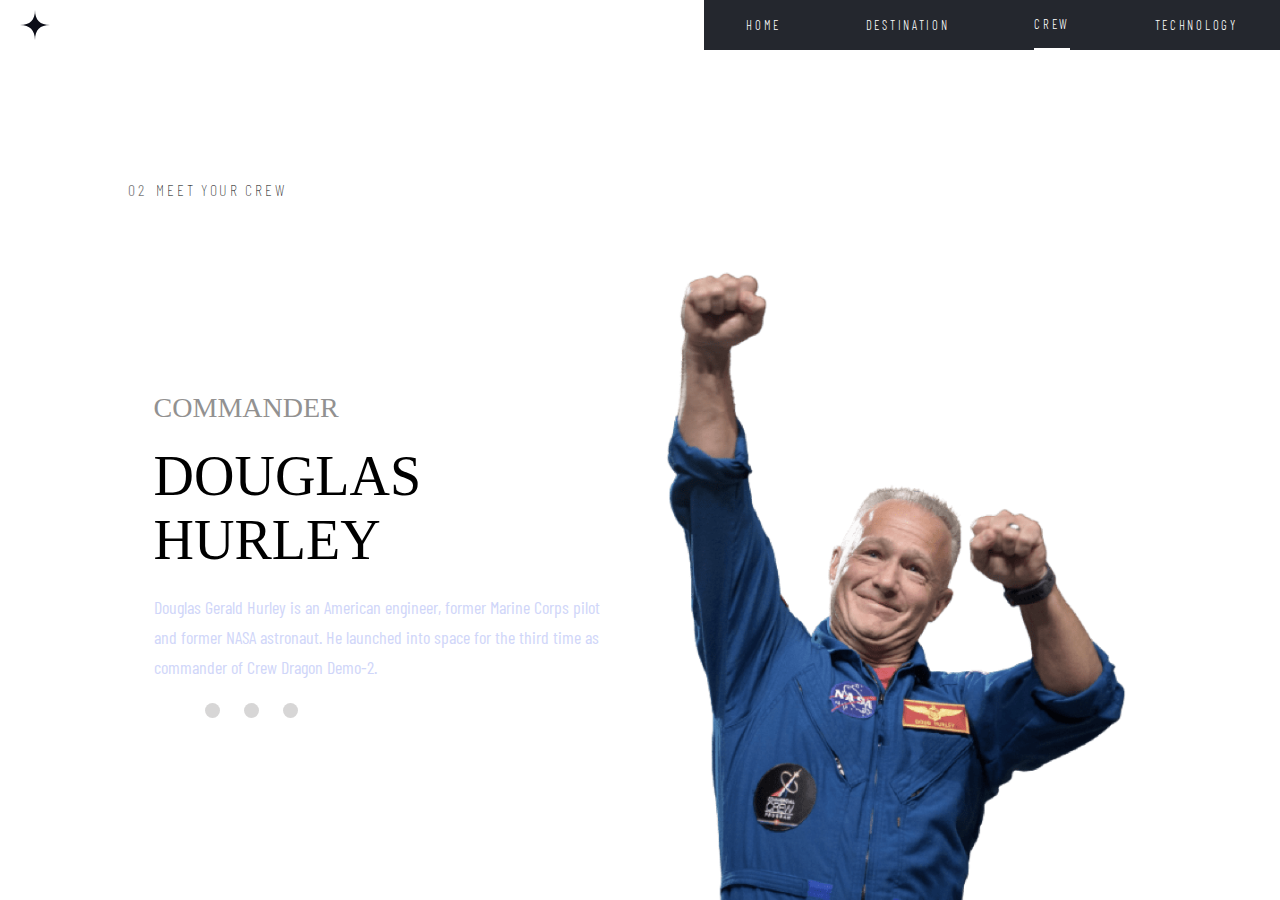
<file: crew-commander.html>
<!DOCTYPE html>
<html lang="en">
<head>
  <meta charset="UTF-8">
  <meta name="viewport" content="width=device-width, initial-scale=1.0">
  <link rel="icon" type="image/png" sizes="32x32" href="./assets/favicon-32x32.png">
  <link rel="stylesheet" href="assets/crew.css">
  <link rel="preconnect" href="https://fonts.googleapis.com">
  <link rel="preconnect" href="https://fonts.gstatic.com" crossorigin>
  <link href="https://fonts.googleapis.com/css2?family=Rubik:wght@300;400;500&display=swap" rel="stylesheet">
  <link href="https://fonts.googleapis.com/css2?family=Barlow+Condensed&display=swap" rel="stylesheet">
  <title>Space tourism</title>
</head>
<body>

  <header class="nav-wrapper">
    <nav class="navbar">
      <img src="assets/shared/logo.svg" alt="Company Logo">
      <div class="menu-toggle" id="mobile-menu">
        <span class="bar"></span>
        <span class="bar"></span>
        <span class="bar"></span>
      </div>
      <ul class="nav no-search">
        <li class="nav-item"><a href="index.html">HOME</a></li>
        <li class="nav-item"><a href="destination-moon.html">DESTINATION</a></li>
        <li class="nav-item current-page"><a href="#">CREW</a></li>
        <li class="nav-item"><a href="technology-vehicle.html">TECHNOLOGY</a></li>
      </ul>
    </nav>
  </header>

  <main>
    <div id="container">
      <div id="heading"><span class="numbering">02</span><h1>MEET YOUR CREW</h1></div>
      <div class="carousel">
        <div id="carousel-text-container" class="carousel-divs">
          <div class="carousel-text">
            <div class="job-title">COMMANDER</div>
            <h2>DOUGLAS HURLEY</h2>
            <p class="carousel-p">Douglas Gerald Hurley is an American engineer, former Marine Corps pilot 
              and former NASA astronaut. He launched into space for the third time as 
              commander of Crew Dragon Demo-2.</p>
            
          </div>
          <div class="carousel__nav">
            <button type="button" class="carousel__indicator current-slide" id="button1"></button>
            <button type="button" class="carousel__indicator" id="button2"></button>
            <button type="button" class="carousel__indicator" id="button3"></button>
            <button type="button" class="carousel__indicator" id="button4"></button>
        </div>

        </div>

        <img src="assets/crew/image-douglas-hurley.png" alt="" id="carousel-img" class="carousel-divs">

        
      </div>
    </div>
  </main>

 

  

  <script src="jquery.min.js"></script>
  <script src="main.js"></script>
  <script src="crew.js"></script>
</body>
</html>
</file>
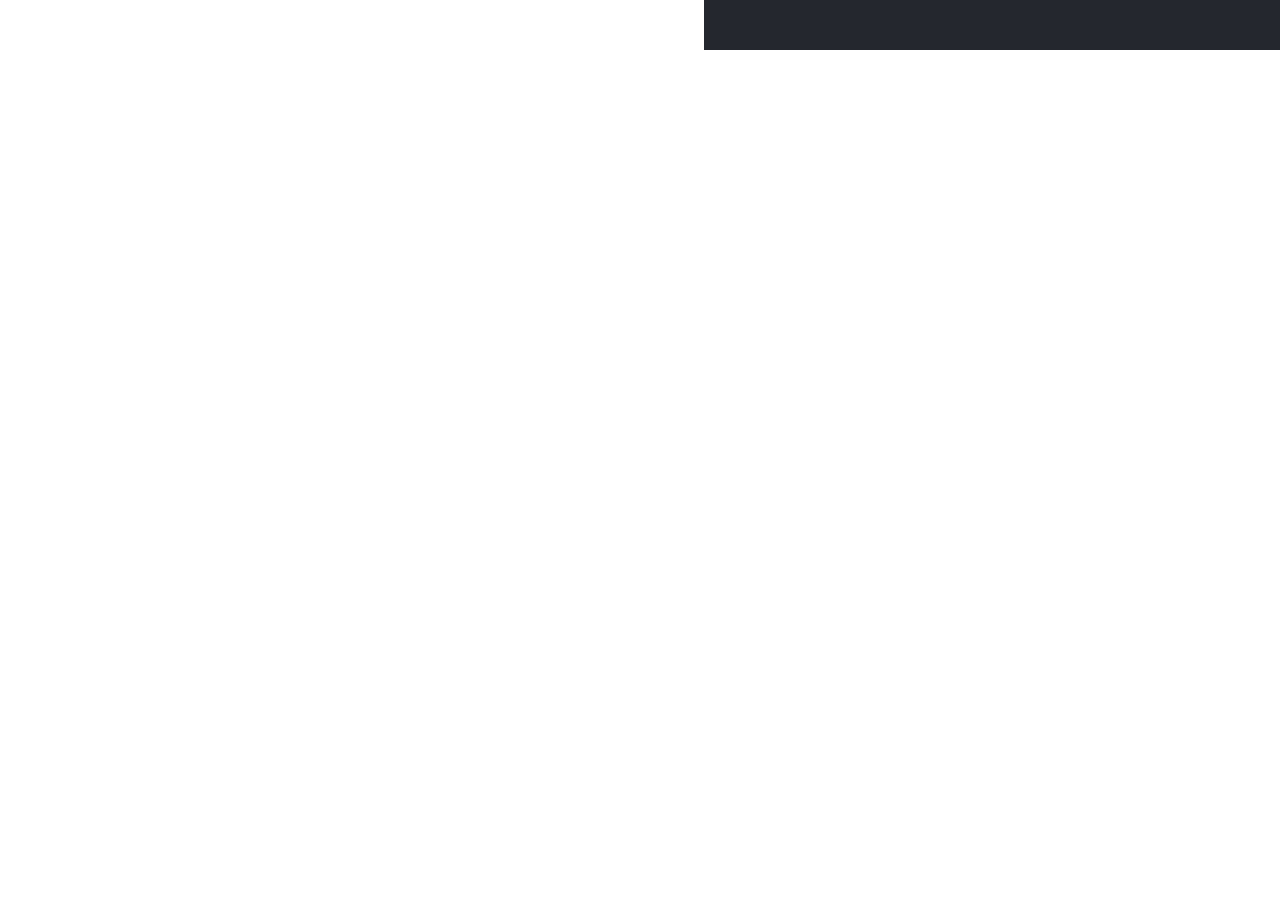
<file: destination-moon.html>
<!DOCTYPE html>
<html lang="en">
<head>
  <meta charset="UTF-8">
  <meta name="viewport" content="width=device-width, initial-scale=1.0">

  <link rel="icon" type="image/png" sizes="32x32" href="./assets/favicon-32x32.png">
  <link rel="stylesheet" href="assets/moon.css">
  <link rel="preconnect" href="https://fonts.googleapis.com">
  <link rel="preconnect" href="https://fonts.gstatic.com" crossorigin>
  <link href="https://fonts.googleapis.com/css2?family=Rubik:wght@300;400;500&display=swap" rel="stylesheet">
  <link href="https://fonts.googleapis.com/css2?family=Barlow+Condensed&display=swap" rel="stylesheet">
  
  <title>Space tourism</title>
</head>
<body>

  <header class="nav-wrapper">
    <nav class="navbar">
      <img src="assets/shared/logo.svg" alt="Company Logo">
      <div class="menu-toggle" id="mobile-menu">
        <span class="bar"></span>
        <span class="bar"></span>
        <span class="bar"></span>
      </div>
      <ul class="nav no-search">
        <li class="nav-item"><a href="index.html">HOME</a></li>
        <li class="nav-item current-page"><a href="#">DESTINATION</a></li>
        <li class="nav-item"><a href="crew-commander.html">CREW</a></li>
        <li class="nav-item"><a href="technology-vehicle.html">TECHNOLOGY</a></li>
      </ul>
    </nav>
  </header>

<main>
  <div id="container">
    <div id="heading"><span class="numbering">01</span><h1>PICK YOUR DESTINATION</h1></div>

    <div class="carousel">

      <div id="img-div" class="carousel-divs"><img id="destination-img" src="assets/destination/image-moon.png" alt=""></div>
                <div id="carousel-text" class="carousel-divs">
                  <div id="carousel__nav">
                    <button id="moon" class="carousel__indicator current-slide">MOON</button>
                    <button id="mars" class="carousel__indicator">MARS</button>
                    <button id="europa" class="carousel__indicator">EUROPA</button>
                    <button id="titan" class="carousel__indicator">TITAN</button>
                </div>
                  <h2 id="destination-title">MOON</h2>
                  <p id="carousel-p">
                    See our planet as you’ve never seen it before. A perfect relaxing trip away to help 
              regain perspective and come back refreshed. While you’re there, take in some history 
              by visiting the Luna 2 and Apollo 11 landing sites.
                  </p>
          
                  <div id="carousel-footer">
                    <div class="footer-divs">
                      <h3>AVG. DISTANCE</h3>
                      <p class="footer-p" id="distance">384,400KM</p>
                    </div>
                    <div class="footer-divs">
                      <h3>EST. TRAVEL TIME</h3>
                      <p class="footer-p" id="time">3 DAYS</p>
                    </div>
                  </div>
                </div>
  </div>
    
  </div>
</main>

  <script src="jquery.min.js"></script>
  <script src="main.js"></script>
  <script src="destination.js"></script>
</body>
</html>
</file>
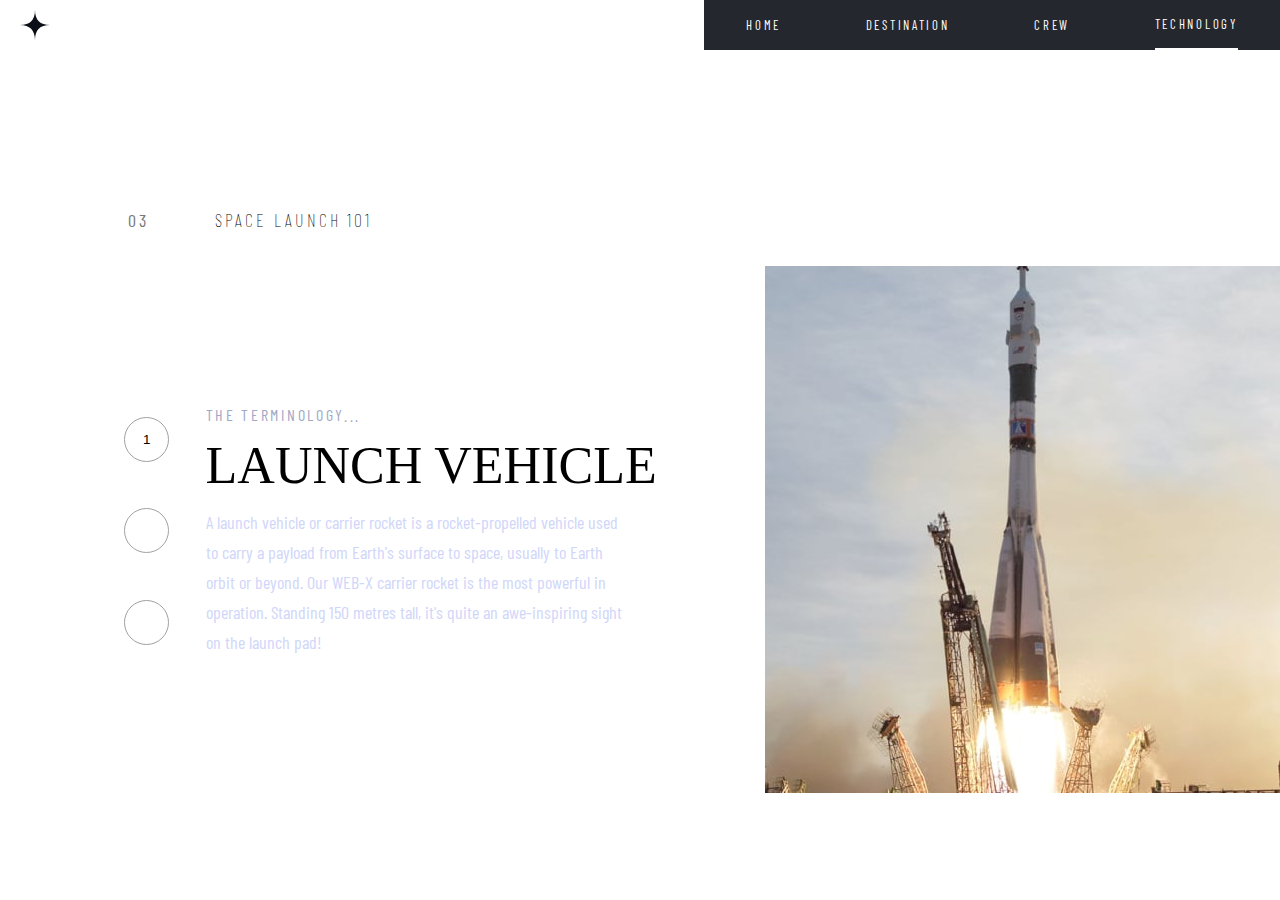
<file: technology-vehicle.html>
<!DOCTYPE html>
<html lang="en">
<head>
  <meta charset="UTF-8">
  <meta name="viewport" content="width=device-width, initial-scale=1.0">

  <link rel="icon" type="image/png" sizes="32x32" href="./assets/favicon-32x32.png">
  <link rel="stylesheet" href="assets/technology.css">
  <link rel="preconnect" href="https://fonts.googleapis.com">
  <link rel="preconnect" href="https://fonts.gstatic.com" crossorigin>
  <link href="https://fonts.googleapis.com/css2?family=Rubik:wght@300;400;500&display=swap" rel="stylesheet">
  <link href="https://fonts.googleapis.com/css2?family=Barlow+Condensed&display=swap" rel="stylesheet">
  
  <title>Space tourism</title>
</head>
<body>
  <header class="nav-wrapper">
    <nav class="navbar">
      <img src="assets/shared/logo.svg" alt="Company Logo">
      <div class="menu-toggle" id="mobile-menu">
        <span class="bar"></span>
        <span class="bar"></span>
        <span class="bar"></span>
      </div>
      <ul class="nav no-search">
        <li class="nav-item"><a href="index.html">HOME</a></li>
        <li class="nav-item"><a href="destination-moon.html">DESTINATION</a></li>
        <li class="nav-item"><a href="crew-commander.html">CREW</a></li>
        <li class="nav-item current-page"><a href="#">TECHNOLOGY</a></li>
      </ul>
    </nav>
  </header>

  <main>
    <div id="container">
      <div id="heading"><span class="numbering">03</span><h1>SPACE LAUNCH 101</h1></div>
      <div id="carousel">
        <div id="carousel-text-container" class="carousel-divs">
          <div class="carousel-nav">
            <button type="button" id="button1" class="carousel__indicator current-slide">1</button>
            <button type="button" id="button2" class="carousel__indicator ">2</button>
            <button type="button" id="button3" class="carousel__indicator">3</button>
          </div>
          <div class="carousel-text">
            <div id="terminology">THE TERMINOLOGY...</div>
            <h2>LAUNCH VEHICLE</h2>
            <p id="carousel-p">
              A launch vehicle or carrier rocket is a rocket-propelled vehicle used to carry a 
  payload from Earth's surface to space, usually to Earth orbit or beyond. Our 
  WEB-X carrier rocket is the most powerful in operation. Standing 150 metres tall, 
  it's quite an awe-inspiring sight on the launch pad!
            </p>
          </div>
        </div>
        <picture>
          <source id="source1" media="(max-width:800px)" srcset="assets/technology/image-launch-vehicle-landscape.jpg">
          <source id="source2" media="(min-width: 800px)" srcset="assets/technology/image-launch-vehicle-portrait.jpg">
          <img src="assets/technology/image-launch-vehicle-portrait.jpg" alt="lauch-vehicle" id="carousel-img" class="carousel-divs">
        </picture>
      </div>
    </div>
  </main>


  <script src="jquery.min.js"></script>
  <script src="main.js"></script>
  <script src="technology.js"></script>
</body>
</html>
</file>
<file: assets/crew.css>
<<<<<<< HEAD
body {
    background-image: url('crew/background-crew-desktop.jpg');
    background-repeat: no-repeat;
    background-size: cover;
    background-position: center;
    -webkit-backdrop-filter: blur(3px);
    backdrop-filter: blur(3px);
    min-height: 100vh;
    color: white;
    font-family: 'Bellefair', serif;
}

* {
    margin: 0;
    padding: 0;
    box-sizing: border-box;
}



/* BASIC SETUP */

.page-wrapper {
    width: 100%;
    height: auto;
}

.nav-wrapper {
width: 100%;
position: -webkit-sticky; /* Safari */
position: sticky;
top: 10px;
background-color: transparent;
}

.grad-bar {
width: 100%;
height: 5px;
background: linear-gradient(-45deg, #EE7752, #E73C7E, #23A6D5, #23D5AB);
background-size: 400% 400%;
    -webkit-animation: gradbar 15s ease infinite;
    -moz-animation: gradbar 15s ease infinite;
    animation: gradbar 15s ease infinite;
}

/* NAVIGATION */

.navbar {
display: grid;
grid-template-columns: 1fr 3fr;
align-items: center;
height: 50px;
overflow: hidden;
}

.navbar img {
height: 30px;
justify-self: start;
margin-left: 20px;
}

.navbar ul {
    height: 100%;
    list-style-type: none;
    display: flex;
    width: 60%;
    align-items: center;
    justify-content: space-around;
    justify-self: end;
    background-color: #24272E;
}

.nav-item {
    height: 100%;
    display: flex;
    align-items: center;
}

.nav-item.current-page {
    border-bottom: 2px solid white;
}

.nav-item:hover {
    border-bottom: 2px solid rgb(151, 149, 149);
}




.nav-item a {
    height: 100%;
    display: flex;
    align-items: center;
    justify-content: center;
    color: #fff;
    font-size: 0.8rem;
    color: #fff;
    font-weight: 300;
    letter-spacing: 2.7px;
    cursor: pointer;
    text-decoration: none;
    transition: color 0.3s ease-out;
    font-family: 'Barlow Condensed', sans-serif;
}

.nav-item a:hover {
    color: #3498db;
}



/* SEARCH FUNCTION */

#search-icon {
font-size: 0.9rem;
margin-top: 3px;
margin-left: 15px;
transition: color 0.3s ease-out;
}

#search-icon:hover {
color: #3498db;
cursor: pointer;
}

.search {
-webkit-transform: translate(-35%);
transform: translate(-35%);
transition: transform 0.7s ease-in-out;
color: #3498db;
}

.no-search {
transform: translate(0);
transition: transform 0.7s ease-in-out;
}

.search-input {
position: absolute;
top: -4px;
right: -125px;
opacity: 0;
z-index: -1;
transition: opacity 0.6s ease;
}

.search-active {
opacity: 1;
z-index: 0;
}

input {
border: 0;
border-left: 1px solid #ccc;
border-radius: 0; /* FOR SAFARI */
outline: 0;
padding: 5px;
}

/* MOBILE MENU & ANIMATION */

.menu-toggle .bar{
width: 25px;
height: 3px;
background-color: #3f3f3f;
margin: 5px auto;
-webkit-transition: all 0.3s ease-in-out;
-o-transition: all 0.3s ease-in-out;
transition: all 0.3s ease-in-out;
}

.menu-toggle {
justify-self: end;
margin-right: 25px;
display: none;
}

.menu-toggle:hover{
cursor: pointer;
}

#mobile-menu.is-active .bar:nth-child(2){
opacity: 0;
}

#mobile-menu.is-active .bar:nth-child(1){
-webkit-transform: translateY(8px) rotate(45deg);
-ms-transform: translateY(8px) rotate(45deg);
-o-transform: translateY(8px) rotate(45deg);
transform: translateY(8px) rotate(45deg);
}

#mobile-menu.is-active .bar:nth-child(3){
-webkit-transform: translateY(-8px) rotate(-45deg);
-ms-transform: translateY(-8px) rotate(-45deg);
-o-transform: translateY(-8px) rotate(-45deg);
transform: translateY(-8px) rotate(-45deg);
}

/* KEYFRAME ANIMATIONS */

@-webkit-keyframes gradbar {
    0% {
        background-position: 0% 50%
    }
    50% {
        background-position: 100% 50%
    }
    100% {
        background-position: 0% 50%
    }
}

@-moz-keyframes gradbar {
    0% {
        background-position: 0% 50%
    }
    50% {
        background-position: 100% 50%
    }
    100% {
        background-position: 0% 50%
    }
}

@keyframes gradbar {
    0% {
        background-position: 0% 50%
    }
    50% {
        background-position: 100% 50%
    }
    100% {
        background-position: 0% 50%
    }
}
    


main {
    height: 80%;
    width: 100%;
    position: absolute;
    bottom: 0;
    display: flex;
    align-items: center;
    justify-content: center;
}

#container {
    width: 80%;
}

#heading {
    position: absolute;
    top: 0;
    font-weight: 300;
    display: flex;
    align-items: center;
}

.numbering {
    color: #797979;
    font-size: 16px;
    letter-spacing: 2.7px;
    margin-right: 10px;
    font-family: 'Barlow Condensed', sans-serif;
}

h1 {
    font-size: 16px;
    font-weight: 100;
    letter-spacing: 2.7px;
    font-weight: 100;
    font-family: 'Barlow Condensed', sans-serif;
}

.carousel {
    height: 80%;
    width: 80%;
    display: flex;
    align-items: flex-end;
    justify-content: space-around;
    position: absolute;
    bottom: 0;
}

.carousel-divs {
    width: 45%;
}

#carousel-text-container {
    height: 90%;
    display: flex;
    flex-direction: column;
    align-items: flex-start;
    justify-content: flex-start;
}

.carousel-text {
    height: 60%;
    display: flex;
    flex-direction: column;
    align-items: flex-start;
    justify-content: space-around;
}

.job-title {
    font-size: 28px;
    font-weight: 200;
    color: #929191;
}

h2 {
    font-size: 56px;
    font-weight: 100;
}

.carousel-p {
    line-height: 30px;
    font-size: 18px;
    color: #D0D6F9;
    font-family: 'Barlow Condensed', sans-serif;
}

.carousel__nav {
    display: flex;
    justify-content: center;
    padding: 10px 0;
    
}

.carousel__indicator {
    border: 0;
    border-radius: 50%;
    width: 15px;
    height: 15px;
    background: rgba(121, 120, 120, 0.3);
    margin: 0 12px;
    cursor: pointer;
}

.carousel__indicator:hover {
    background-color: rgb(161, 161, 161);
}

.carousel__indicator.current-slide {
    background: white;
}

#carousel-img {
    max-height: 130%;
}



@media screen and (max-width:800px) {
    body {
        background-image: url('crew/background-crew-tablet.jpg');
    }

    .features {
        flex-direction: column;
        padding: 50px;
    }
    
        
    .navbar ul {
        width: 80%;
        height: 100%;
        background-color: #24272E;
    }

    .nav-item a {
        font-size: 0.7rem;
    }

    main {
        min-height: 880px;
    }

    #container {
        width: 80%;
        height: 100%;
    }

    #heading {
        position: absolute;
        top: 0;
        font-size: 12px;
    }

    .carousel {
        height: 91%;
        flex-direction: column;
        align-items: center;
        justify-content: space-between;
    }

    #carousel-text-container {
        width: 90%;
        height: 45%;
    }

    .carousel-text {
        height: 100%;
        align-items: center;
    }

    h2 {
        text-align: center;
        font-size: 48px;
        margin-bottom: 10px;
    }

    .carousel-p {
        text-align: center;
    }

    #carousel-img {
        min-width: 380px;
    }

    .carousel__nav {
        align-self: center;
    }
}

@media screen and (max-width: 480px) {
    body {
        background-image: url('crew/background-crew-mobile.jpg');
        
    }

    header {
        margin-top: 10px;
        z-index: 99;
    }

    .navbar ul {
        display: flex;
        flex-direction: column;
        position: fixed;
        justify-content: start;
        top: 55px;
        background-color: #24272E;
        width: 100%;
        height: calc(100vh - 55px);
        transform: translate(-101%);
        text-align: center;
        overflow: hidden;
        z-index: 99;
    }
    
    .navbar li {
        padding: 15px;
    }
    
    .navbar li:first-child {
        margin-top: 50px;
    }
    
    .navbar li a {
        font-size: 1rem;
        color: white;
    }

    .nav-item.current-page {
        border-bottom: 0px;
    }
    
    .menu-toggle, .bar {
        display: block;
        cursor: pointer;
    }
    
    .mobile-nav {
    transform: translate(0%)!important;
    }
    
    /* SECTIONS */
    
    .headline {
        height: 20vh;
    }
        
    .feature-container p {
        margin-bottom: 25px;
    }
    
    .feature-container {
        margin-top: 20px;
    }
    
    .feature-container:nth-child(2) {
        order: -1;
    }
    
    /* SEARCH DISABLED ON MOBILE */
    
    #search-icon {
        display: none;
    }
    
    .search-input {
    display: none;
    }


    main {
        position: relative;
        height: fit-content;
    }

    #container {
        min-height: 700px;
        width: 100%;
        display: flex;
        flex-direction: column;
        align-items: center;
    }

    h1 {
        font-size: 16px;
    }

    .carousel {
        width: 90%;
        flex-direction: column-reverse;
        justify-content: flex-end;
    }

    #carousel-img {
        max-width: 250px;
        min-width: 250px;
    }

    #carousel-text-container {
        border-top: 1px solid #797979;
        flex-direction: column-reverse;
    }

    .carousel__nav {
        align-self: center;
    }

    .job-title {
        font-size: 24px;
    }

    h2 {
        font-size: 32px;
    }

=======
body {
    background-image: url('crew/background-crew-desktop.jpg');
    background-repeat: no-repeat;
    background-size: cover;
    background-position: center;
    -webkit-backdrop-filter: blur(3px);
    backdrop-filter: blur(3px);
    min-height: 100vh;
    color: white;
    font-family: 'Bellefair', serif;
}

* {
    margin: 0;
    padding: 0;
    box-sizing: border-box;
}



/* BASIC SETUP */

.page-wrapper {
    width: 100%;
    height: auto;
}

.nav-wrapper {
width: 100%;
position: -webkit-sticky; /* Safari */
position: sticky;
top: 10px;
background-color: transparent;
}

.grad-bar {
width: 100%;
height: 5px;
background: linear-gradient(-45deg, #EE7752, #E73C7E, #23A6D5, #23D5AB);
background-size: 400% 400%;
    -webkit-animation: gradbar 15s ease infinite;
    -moz-animation: gradbar 15s ease infinite;
    animation: gradbar 15s ease infinite;
}

/* NAVIGATION */

.navbar {
display: grid;
grid-template-columns: 1fr 3fr;
align-items: center;
height: 50px;
overflow: hidden;
}

.navbar img {
height: 30px;
justify-self: start;
margin-left: 20px;
}

.navbar ul {
    height: 100%;
    list-style-type: none;
    display: flex;
    width: 60%;
    align-items: center;
    justify-content: space-around;
    justify-self: end;
    background-color: #24272E;
}

.nav-item {
    height: 100%;
    display: flex;
    align-items: center;
}

.nav-item.current-page {
    border-bottom: 2px solid white;
}

.nav-item:hover {
    border-bottom: 2px solid rgb(151, 149, 149);
}




.nav-item a {
    height: 100%;
    display: flex;
    align-items: center;
    justify-content: center;
    color: #fff;
    font-size: 0.8rem;
    color: #fff;
    font-weight: 300;
    letter-spacing: 2.7px;
    cursor: pointer;
    text-decoration: none;
    transition: color 0.3s ease-out;
    font-family: 'Barlow Condensed', sans-serif;
}

.nav-item a:hover {
    color: #3498db;
}



/* SEARCH FUNCTION */

#search-icon {
font-size: 0.9rem;
margin-top: 3px;
margin-left: 15px;
transition: color 0.3s ease-out;
}

#search-icon:hover {
color: #3498db;
cursor: pointer;
}

.search {
-webkit-transform: translate(-35%);
transform: translate(-35%);
transition: transform 0.7s ease-in-out;
color: #3498db;
}

.no-search {
transform: translate(0);
transition: transform 0.7s ease-in-out;
}

.search-input {
position: absolute;
top: -4px;
right: -125px;
opacity: 0;
z-index: -1;
transition: opacity 0.6s ease;
}

.search-active {
opacity: 1;
z-index: 0;
}

input {
border: 0;
border-left: 1px solid #ccc;
border-radius: 0; /* FOR SAFARI */
outline: 0;
padding: 5px;
}

/* MOBILE MENU & ANIMATION */

.menu-toggle .bar{
width: 25px;
height: 3px;
background-color: #3f3f3f;
margin: 5px auto;
-webkit-transition: all 0.3s ease-in-out;
-o-transition: all 0.3s ease-in-out;
transition: all 0.3s ease-in-out;
}

.menu-toggle {
justify-self: end;
margin-right: 25px;
display: none;
}

.menu-toggle:hover{
cursor: pointer;
}

#mobile-menu.is-active .bar:nth-child(2){
opacity: 0;
}

#mobile-menu.is-active .bar:nth-child(1){
-webkit-transform: translateY(8px) rotate(45deg);
-ms-transform: translateY(8px) rotate(45deg);
-o-transform: translateY(8px) rotate(45deg);
transform: translateY(8px) rotate(45deg);
}

#mobile-menu.is-active .bar:nth-child(3){
-webkit-transform: translateY(-8px) rotate(-45deg);
-ms-transform: translateY(-8px) rotate(-45deg);
-o-transform: translateY(-8px) rotate(-45deg);
transform: translateY(-8px) rotate(-45deg);
}

/* KEYFRAME ANIMATIONS */

@-webkit-keyframes gradbar {
    0% {
        background-position: 0% 50%
    }
    50% {
        background-position: 100% 50%
    }
    100% {
        background-position: 0% 50%
    }
}

@-moz-keyframes gradbar {
    0% {
        background-position: 0% 50%
    }
    50% {
        background-position: 100% 50%
    }
    100% {
        background-position: 0% 50%
    }
}

@keyframes gradbar {
    0% {
        background-position: 0% 50%
    }
    50% {
        background-position: 100% 50%
    }
    100% {
        background-position: 0% 50%
    }
}
    


main {
    height: 80%;
    width: 100%;
    position: absolute;
    bottom: 0;
    display: flex;
    align-items: center;
    justify-content: center;
}

#container {
    width: 80%;
}

#heading {
    position: absolute;
    top: 0;
    font-weight: 300;
    display: flex;
    align-items: center;
}

.numbering {
    color: #797979;
    font-size: 16px;
    letter-spacing: 2.7px;
    margin-right: 10px;
    font-family: 'Barlow Condensed', sans-serif;
}

h1 {
    font-size: 16px;
    font-weight: 100;
    letter-spacing: 2.7px;
    font-weight: 100;
    font-family: 'Barlow Condensed', sans-serif;
}

.carousel {
    height: 80%;
    width: 80%;
    display: flex;
    align-items: flex-end;
    justify-content: space-around;
    position: absolute;
    bottom: 0;
}

.carousel-divs {
    width: 45%;
}

#carousel-text-container {
    height: 90%;
    display: flex;
    flex-direction: column;
    align-items: flex-start;
    justify-content: flex-start;
}

.carousel-text {
    height: 60%;
    display: flex;
    flex-direction: column;
    align-items: flex-start;
    justify-content: space-around;
}

.job-title {
    font-size: 28px;
    font-weight: 200;
    color: #929191;
}

h2 {
    font-size: 56px;
    font-weight: 100;
}

.carousel-p {
    line-height: 30px;
    font-size: 18px;
    color: #D0D6F9;
    font-family: 'Barlow Condensed', sans-serif;
}

.carousel__nav {
    display: flex;
    justify-content: center;
    padding: 10px 0;
    
}

.carousel__indicator {
    border: 0;
    border-radius: 50%;
    width: 15px;
    height: 15px;
    background: rgba(121, 120, 120, 0.3);
    margin: 0 12px;
    cursor: pointer;
}

.carousel__indicator:hover {
    background-color: rgb(161, 161, 161);
}

.carousel__indicator.current-slide {
    background: white;
}

#carousel-img {
    max-height: 130%;
}



@media screen and (max-width:800px) {
    body {
        background-image: url('crew/background-crew-tablet.jpg');
    }

    .features {
        flex-direction: column;
        padding: 50px;
    }
    
        
    .navbar ul {
        width: 80%;
        height: 100%;
        background-color: #24272E;
    }

    .nav-item a {
        font-size: 0.7rem;
    }

    main {
        min-height: 880px;
    }

    #container {
        width: 80%;
        height: 100%;
    }

    #heading {
        position: absolute;
        top: 0;
        font-size: 12px;
    }

    .carousel {
        height: 91%;
        flex-direction: column;
        align-items: center;
        justify-content: space-between;
    }

    #carousel-text-container {
        width: 90%;
        height: 45%;
    }

    .carousel-text {
        height: 100%;
        align-items: center;
    }

    h2 {
        text-align: center;
        font-size: 48px;
        margin-bottom: 10px;
    }

    .carousel-p {
        text-align: center;
    }

    #carousel-img {
        min-width: 380px;
    }

    .carousel__nav {
        align-self: center;
    }
}

@media screen and (max-width: 480px) {
    body {
        background-image: url('crew/background-crew-mobile.jpg');
        
    }

    header {
        margin-top: 10px;
        z-index: 99;
    }

    .navbar ul {
        display: flex;
        flex-direction: column;
        position: fixed;
        justify-content: start;
        top: 55px;
        background-color: #24272E;
        width: 100%;
        height: calc(100vh - 55px);
        transform: translate(-101%);
        text-align: center;
        overflow: hidden;
        z-index: 99;
    }
    
    .navbar li {
        padding: 15px;
    }
    
    .navbar li:first-child {
        margin-top: 50px;
    }
    
    .navbar li a {
        font-size: 1rem;
        color: white;
    }

    .nav-item.current-page {
        border-bottom: 0px;
    }
    
    .menu-toggle, .bar {
        display: block;
        cursor: pointer;
    }
    
    .mobile-nav {
    transform: translate(0%)!important;
    }
    
    /* SECTIONS */
    
    .headline {
        height: 20vh;
    }
        
    .feature-container p {
        margin-bottom: 25px;
    }
    
    .feature-container {
        margin-top: 20px;
    }
    
    .feature-container:nth-child(2) {
        order: -1;
    }
    
    /* SEARCH DISABLED ON MOBILE */
    
    #search-icon {
        display: none;
    }
    
    .search-input {
    display: none;
    }


    main {
        position: relative;
        height: fit-content;
    }

    #container {
        min-height: 700px;
        width: 100%;
        display: flex;
        flex-direction: column;
        align-items: center;
    }

    h1 {
        font-size: 16px;
    }

    .carousel {
        width: 90%;
        flex-direction: column-reverse;
        justify-content: flex-end;
    }

    #carousel-img {
        max-width: 250px;
        min-width: 250px;
    }

    #carousel-text-container {
        border-top: 1px solid #797979;
        flex-direction: column-reverse;
    }

    .carousel__nav {
        align-self: center;
    }

    .job-title {
        font-size: 24px;
    }

    h2 {
        font-size: 32px;
    }

>>>>>>> 3e6a15f40d9bada16f244ff29de12e8cd9894901
}
</file>
<file: assets/moon.css>
<<<<<<< HEAD
body {
    background-image: url('destination/background-destination-desktop.jpg');
    background-repeat: no-repeat;
    background-size: cover;
    background-position: center;
    min-height: 100vh;
    color: white;
    font-family: 'Bellefair', serif;
    --nav-load-time: 300ms;
    --nav-link-load-time: 500ms;
    --article-load-delay: calc(var(--nav-load-time) + var(--nav-link-load-time));
}

* {
    margin: 0;
    padding: 0;
    box-sizing: border-box;
}



/* BASIC SETUP */
.page-wrapper {
    width: 100%;
    height: auto;
}

.nav-wrapper {
width: 100%;
position: -webkit-sticky; /* Safari */
position: sticky;
top: 10px;
background-color: transparent;
animation: navload var(--nav-load-time) ease-in;
}

.grad-bar {
width: 100%;
height: 5px;
background: linear-gradient(-45deg, #EE7752, #E73C7E, #23A6D5, #23D5AB);
background-size: 400% 400%;
    -webkit-animation: gradbar 15s ease infinite;
    -moz-animation: gradbar 15s ease infinite;
    animation: gradbar 15s ease infinite;
}

/* NAVIGATION */

.navbar {
display: grid;
grid-template-columns: 1fr 3fr;
align-items: center;
height: 50px;
overflow: hidden;
}

.navbar img {
height: 30px;
justify-self: start;
margin-left: 20px;
animation-name: nav-link-load;
animation-duration: var(--nav-link-load-time);
animation-timing-function: ease-in;
animation-delay: var(--nav-load-time);
animation-fill-mode: forwards;
transform: scale(0);
}

.navbar ul {
    height: 100%;
    list-style: none;
    display: flex;
    width: 60%;
    align-items: center;
    justify-content: space-around;
    justify-self: end;
    background-color: #24272E;

}

.nav-item {
    height: 100%;
    display: flex;
    align-items: center;
    animation-name: nav-link-load;
    animation-duration: var(--nav-link-load-time);
    animation-timing-function: ease-in;
    animation-delay: var(--nav-load-time);
    animation-fill-mode: forwards;
    transform: scale(0);
}

.nav-item.current-page {
    border-bottom: 2px solid white;
}

.nav-item:hover {
    border-bottom: 2px solid rgb(151, 149, 149);
}




.nav-item a {
height: 100%;
display: flex;
align-items: center;
justify-content: center;
color: #fff;
font-size: 0.8rem;
color: #fff;
font-weight: 400;
text-decoration: none;
transition: color 0.3s ease-out;
letter-spacing: 2.7px;
cursor: pointer;
font-family: 'Barlow Condensed', sans-serif;

}

.nav-item a:hover {
color: #3498db;
}



/* SEARCH FUNCTION */

#search-icon {
font-size: 0.9rem;
margin-top: 3px;
margin-left: 15px;
transition: color 0.3s ease-out;
}

#search-icon:hover {
color: #3498db;
cursor: pointer;
}

.search {
-webkit-transform: translate(-35%);
transform: translate(-35%);
transition: transform 0.7s ease-in-out;
color: #3498db;
}

.no-search {
transform: translate(0);
transition: transform 0.7s ease-in-out;
}

.search-input {
position: absolute;
top: -4px;
right: -125px;
opacity: 0;
z-index: -1;
transition: opacity 0.6s ease;
}

.search-active {
opacity: 1;
z-index: 0;
}

input {
border: 0;
border-left: 1px solid #ccc;
border-radius: 0; /* FOR SAFARI */
outline: 0;
padding: 5px;
}

/* MOBILE MENU & ANIMATION */

.menu-toggle .bar{
width: 25px;
height: 3px;
background-color: #3f3f3f;
margin: 5px auto;
-webkit-transition: all 0.3s ease-in-out;
-o-transition: all 0.3s ease-in-out;
transition: all 0.3s ease-in-out;
}

.menu-toggle {
justify-self: end;
margin-right: 25px;
display: none;
animation-name: nav-link-load;
animation-duration: var(--nav-link-load-time);
animation-timing-function: ease-in;
animation-delay: var(--nav-load-time);
animation-fill-mode: forwards;
transform: scale(0);
}

.menu-toggle:hover{
cursor: pointer;
}

#mobile-menu.is-active .bar:nth-child(2){
opacity: 0;
}

#mobile-menu.is-active .bar:nth-child(1){
-webkit-transform: translateY(8px) rotate(45deg);
-ms-transform: translateY(8px) rotate(45deg);
-o-transform: translateY(8px) rotate(45deg);
transform: translateY(8px) rotate(45deg);
}

#mobile-menu.is-active .bar:nth-child(3){
-webkit-transform: translateY(-8px) rotate(-45deg);
-ms-transform: translateY(-8px) rotate(-45deg);
-o-transform: translateY(-8px) rotate(-45deg);
transform: translateY(-8px) rotate(-45deg);
}

/* KEYFRAME ANIMATIONS */

@-webkit-keyframes gradbar {
    0% {
        background-position: 0% 50%
    }
    50% {
        background-position: 100% 50%
    }
    100% {
        background-position: 0% 50%
    }
}

@-moz-keyframes gradbar {
    0% {
        background-position: 0% 50%
    }
    50% {
        background-position: 100% 50%
    }
    100% {
        background-position: 0% 50%
    }
}

@keyframes gradbar {
    0% {
        background-position: 0% 50%
    }
    50% {
        background-position: 100% 50%
    }
    100% {
        background-position: 0% 50%
    }
}


main {
    height: 80%;
    width: 100%;
    position: absolute;
    bottom: 0;
    display: flex;
    align-items: center;
    justify-content: center;
}

#container {
    width: 80%;
}

#heading {
    position: absolute;
    top: 0;
    display: flex;
    align-items: center;
    animation: article-load 400ms ease-out var(--article-load-delay);
    animation-fill-mode: forwards;
    transform: translateY(-20px);
    opacity: 0;
}

.numbering {
    color: #797979;
    font-size: 16px;
    letter-spacing: 2.7px;
    margin-right: 10px;
}

h1 {
    font-size: 16px;
    font-weight: 100;
    letter-spacing: 2.7px;
    font-family: 'Barlow Condensed', sans-serif;
}

.carousel {
    position: relative;
    height: 600px;
    width: 100%;
    margin: 0 auto;
    display: flex;
    align-items: center;
    justify-content: space-around;
}

.carousel-divs {
    width: 45%;
}

#img-div {
    animation: article-load 400ms ease-out calc(var(--article-load-delay) + 400ms);
    animation-fill-mode: forwards;
    transform: translateY(-20px);
    opacity: 0;
}

#carousel-text {
    height: 80%;
    display: flex;
    flex-direction: column;
    align-items: flex-start;
    justify-content: space-around;
}

#carousel__nav {
    width: 75%;
    min-height: 30px;
    display: flex;
    align-items: center;
    justify-content: space-between;
    animation: article-load 400ms ease-out calc(var(--article-load-delay) + 400ms);
    animation-fill-mode: forwards;
    transform: translateY(-20px);
    opacity: 0;
}

.carousel__indicator {
    height: 100%;
    border: 0;
    color: #D0D6F9;
    background-color: transparent;
    margin: 0 12px;
    cursor: pointer;
    font-size: 16px;
    letter-spacing: 2.7px;
}

.carousel__indicator:hover {
    border-bottom: 2px solid rgb(161, 161, 161);
}

.carousel__indicator.current-slide {
    color: #ffffff;
    border-bottom: 2px solid white;
}



h2 {
    font-size: 100px;
    font-weight: 100;
    animation: article-load 400ms ease-out calc(var(--article-load-delay) + 600ms);
    animation-fill-mode: forwards;
    transform: translateY(-20px);
    opacity: 0;
}

#carousel-p {
    line-height: 30px;
    font-size: 18px;
    color: #D0D6F9;
    font-family: 'Barlow Condensed', sans-serif;
    animation: article-load 400ms ease-out calc(var(--article-load-delay) + 800ms);
    animation-fill-mode: forwards;
    transform: translateY(-20px);
    opacity: 0;
}

#carousel-footer {
    min-height: 100px;
    width: 80%;
    display: flex;
    align-items: center;
    justify-content: space-between;
    border-top: 1px solid #24272E;
    animation: article-load 400ms ease-out calc(var(--article-load-delay) + 1000ms);
    animation-fill-mode: forwards;
    transform: translateY(-20px);
    opacity: 0;
}

.footer-divs {
    display: flex;
    flex-direction: column;
    align-items: flex-start;
    justify-content: space-around;
}

h3{
    margin-bottom: 10px;
    font-size: 14px;
    letter-spacing: 2.35px;
    color: #D0D6F9;
    font-family: 'Barlow Condensed', sans-serif;
    font-weight: 100;
}

.footer-p {
    font-size: 28px;
    font-weight: 200;
}



@media only screen and (max-width: 800px) { 
    body {
        background-image: url('destination/background-destination-tablet.jpg');
    }

    .features {
        flex-direction: column;
        padding: 50px;
    }
    
        
    .navbar ul {
        width: 80%;
        height: 100%;
        background-color: #24272E;
    }

    .nav-item a {
        font-size: 0.7rem;
    }

    main {
        height: 90%;
    }

    #container {
        height: 80%;
        width: 90%;
        min-height: 750px;
    }

    #heading {
        display: flex;
        align-items: center;
        justify-content: space-around;
    }

    h1 {
        font-size: 0.9rem;
        margin-left: 5px;
    }

    .carousel {
        min-height: 700px;
        flex-direction: column;
        align-items: center;
    }
    
    .carousel-divs {
        height: 49%;
        width: 80%;
        align-items: center;
    }

    #img-div {
        justify-content: center;
        align-items: center;
        width: 250px;
    }

    #img-div img {
        max-width: 250px;
    }

    #carousel-text {
        align-items: center;
    }

    #carousel-p {
        text-align: center;
        margin-bottom: 30px;
    }

    #carousel-footer {
        width: 80%;
    }

    .footer-divs {
        align-items: center;
    }
    
    }


    @media screen and (max-width:480px) {
        body {
            background-image: url('destination/background-destination-mobile.jpg');
            margin: 0;
            padding: 0;
        }

        header {
            margin-top: 20px;
            z-index: 99;
        }
    
        .navbar ul {
            display: flex;
            flex-direction: column;
            position: fixed;
            justify-content: start;
            top: 55px;
            background-color: #24272E;
            width: 100%;
            height: calc(100vh - 55px);
            transform: translate(-101%);
            text-align: center;
            overflow: hidden;
            z-index: 99;
        }
        
        .navbar li {
            padding: 15px;
        }
        
        .navbar li:first-child {
            margin-top: 50px;
        }
        
        .navbar li a {
            font-size: 1rem;
            color: white;
        }
    
        .nav-item.current-page {
            border-bottom: 0px;
        }
        
        .menu-toggle, .bar {
            display: block;
            cursor: pointer;
        }
        
        .mobile-nav {
        transform: translate(0%)!important;
        }
        
        /* SECTIONS */
        
        .headline {
            height: 20vh;
        }
            
        .feature-container p {
            margin-bottom: 25px;
        }
        
        .feature-container {
            margin-top: 20px;
        }
        
        .feature-container:nth-child(2) {
            order: -1;
        }
        
        /* SEARCH DISABLED ON MOBILE */
        
        #search-icon {
            display: none;
        }
        
        .search-input {
        display: none;
        }
        

        main {
            min-height: 770px;
            position: relative;
            
        }

        #container {
            display: flex;
            flex-direction: column;
            align-items: center;
            justify-content: space-around;
            min-height: 750px;
            height: 100%;
        }

        #heading {
            margin-bottom: 20px;
        }

        .carousel {
            height: 93%;
            align-self: flex-end;
        }

        #img-div {
            justify-content: center;
            align-items: center;
            width: 200px;
        }
    
        #img-div img {
            max-width: 200px;
        }

        #carousel-text {
            width: 100%;
        }

        #carousel__nav {
            width: 90%;
        }

        .carousel__indicator {
            font-size: 12px;
        }

        h2 {
            font-size: 75px;
        }

        #carousel-footer {
            flex-direction: column;
            align-items: center;
            justify-content: space-between;
            min-height: 170px;
            padding-top: 15px;
        }

        .footer-divs {
            align-items: center;
        }

    }



@keyframes navload {
    0% {
        transform: translateY(-100%);
    }
    100%{
        transform: translateY(0);
    }
}

@keyframes nav-link-load {
    0% {
        transform: scale(0);
    }

    90%{
        transform: scale(1.2);
    }
    100%{
        transform: scale(1);
    }
}

@keyframes nav-first-link-load {
    0% {
        transform: translateX(-1000%);
    }

    90%{
        transform: translateX(50%);
    }
    100%{
        transform: translateX(0%);
    }
}

@keyframes nav-last-link-load {
    0% {
        transform: translateX(1000%);
    }

    90%{
        transform: translateX(-50%);
    }
    100%{
        transform: translateX(0%);
    }
}

@keyframes article-load {
    0%{
        transform: translateY(-20px);
        opacity: 0;
    }
    100%{
        transform: translateY(0);
        opacity: 1;
    }
=======
body {
    background-image: url('destination/background-destination-desktop.jpg');
    background-repeat: no-repeat;
    background-size: cover;
    background-position: center;
    min-height: 100vh;
    color: white;
    font-family: 'Bellefair', serif;
    --nav-load-time: 300ms;
    --nav-link-load-time: 500ms;
    --article-load-delay: calc(var(--nav-load-time) + var(--nav-link-load-time));
}

* {
    margin: 0;
    padding: 0;
    box-sizing: border-box;
}



/* BASIC SETUP */
.page-wrapper {
    width: 100%;
    height: auto;
}

.nav-wrapper {
width: 100%;
position: -webkit-sticky; /* Safari */
position: sticky;
top: 10px;
background-color: transparent;
animation: navload var(--nav-load-time) ease-in;
}

.grad-bar {
width: 100%;
height: 5px;
background: linear-gradient(-45deg, #EE7752, #E73C7E, #23A6D5, #23D5AB);
background-size: 400% 400%;
    -webkit-animation: gradbar 15s ease infinite;
    -moz-animation: gradbar 15s ease infinite;
    animation: gradbar 15s ease infinite;
}

/* NAVIGATION */

.navbar {
display: grid;
grid-template-columns: 1fr 3fr;
align-items: center;
height: 50px;
overflow: hidden;
}

.navbar img {
height: 30px;
justify-self: start;
margin-left: 20px;
animation-name: nav-link-load;
animation-duration: var(--nav-link-load-time);
animation-timing-function: ease-in;
animation-delay: var(--nav-load-time);
animation-fill-mode: forwards;
transform: scale(0);
}

.navbar ul {
    height: 100%;
    list-style: none;
    display: flex;
    width: 60%;
    align-items: center;
    justify-content: space-around;
    justify-self: end;
    background-color: #24272E;

}

.nav-item {
    height: 100%;
    display: flex;
    align-items: center;
    animation-name: nav-link-load;
    animation-duration: var(--nav-link-load-time);
    animation-timing-function: ease-in;
    animation-delay: var(--nav-load-time);
    animation-fill-mode: forwards;
    transform: scale(0);
}

.nav-item.current-page {
    border-bottom: 2px solid white;
}

.nav-item:hover {
    border-bottom: 2px solid rgb(151, 149, 149);
}




.nav-item a {
height: 100%;
display: flex;
align-items: center;
justify-content: center;
color: #fff;
font-size: 0.8rem;
color: #fff;
font-weight: 400;
text-decoration: none;
transition: color 0.3s ease-out;
letter-spacing: 2.7px;
cursor: pointer;
font-family: 'Barlow Condensed', sans-serif;

}

.nav-item a:hover {
color: #3498db;
}



/* SEARCH FUNCTION */

#search-icon {
font-size: 0.9rem;
margin-top: 3px;
margin-left: 15px;
transition: color 0.3s ease-out;
}

#search-icon:hover {
color: #3498db;
cursor: pointer;
}

.search {
-webkit-transform: translate(-35%);
transform: translate(-35%);
transition: transform 0.7s ease-in-out;
color: #3498db;
}

.no-search {
transform: translate(0);
transition: transform 0.7s ease-in-out;
}

.search-input {
position: absolute;
top: -4px;
right: -125px;
opacity: 0;
z-index: -1;
transition: opacity 0.6s ease;
}

.search-active {
opacity: 1;
z-index: 0;
}

input {
border: 0;
border-left: 1px solid #ccc;
border-radius: 0; /* FOR SAFARI */
outline: 0;
padding: 5px;
}

/* MOBILE MENU & ANIMATION */

.menu-toggle .bar{
width: 25px;
height: 3px;
background-color: #3f3f3f;
margin: 5px auto;
-webkit-transition: all 0.3s ease-in-out;
-o-transition: all 0.3s ease-in-out;
transition: all 0.3s ease-in-out;
}

.menu-toggle {
justify-self: end;
margin-right: 25px;
display: none;
animation-name: nav-link-load;
animation-duration: var(--nav-link-load-time);
animation-timing-function: ease-in;
animation-delay: var(--nav-load-time);
animation-fill-mode: forwards;
transform: scale(0);
}

.menu-toggle:hover{
cursor: pointer;
}

#mobile-menu.is-active .bar:nth-child(2){
opacity: 0;
}

#mobile-menu.is-active .bar:nth-child(1){
-webkit-transform: translateY(8px) rotate(45deg);
-ms-transform: translateY(8px) rotate(45deg);
-o-transform: translateY(8px) rotate(45deg);
transform: translateY(8px) rotate(45deg);
}

#mobile-menu.is-active .bar:nth-child(3){
-webkit-transform: translateY(-8px) rotate(-45deg);
-ms-transform: translateY(-8px) rotate(-45deg);
-o-transform: translateY(-8px) rotate(-45deg);
transform: translateY(-8px) rotate(-45deg);
}

/* KEYFRAME ANIMATIONS */

@-webkit-keyframes gradbar {
    0% {
        background-position: 0% 50%
    }
    50% {
        background-position: 100% 50%
    }
    100% {
        background-position: 0% 50%
    }
}

@-moz-keyframes gradbar {
    0% {
        background-position: 0% 50%
    }
    50% {
        background-position: 100% 50%
    }
    100% {
        background-position: 0% 50%
    }
}

@keyframes gradbar {
    0% {
        background-position: 0% 50%
    }
    50% {
        background-position: 100% 50%
    }
    100% {
        background-position: 0% 50%
    }
}


main {
    height: 80%;
    width: 100%;
    position: absolute;
    bottom: 0;
    display: flex;
    align-items: center;
    justify-content: center;
}

#container {
    width: 80%;
}

#heading {
    position: absolute;
    top: 0;
    display: flex;
    align-items: center;
    animation: article-load 400ms ease-out var(--article-load-delay);
    animation-fill-mode: forwards;
    transform: translateY(-20px);
    opacity: 0;
}

.numbering {
    color: #797979;
    font-size: 16px;
    letter-spacing: 2.7px;
    margin-right: 10px;
}

h1 {
    font-size: 16px;
    font-weight: 100;
    letter-spacing: 2.7px;
    font-family: 'Barlow Condensed', sans-serif;
}

.carousel {
    position: relative;
    height: 600px;
    width: 100%;
    margin: 0 auto;
    display: flex;
    align-items: center;
    justify-content: space-around;
}

.carousel-divs {
    width: 45%;
}

#img-div {
    animation: article-load 400ms ease-out calc(var(--article-load-delay) + 400ms);
    animation-fill-mode: forwards;
    transform: translateY(-20px);
    opacity: 0;
}

#carousel-text {
    height: 80%;
    display: flex;
    flex-direction: column;
    align-items: flex-start;
    justify-content: space-around;
}

#carousel__nav {
    width: 75%;
    min-height: 30px;
    display: flex;
    align-items: center;
    justify-content: space-between;
    animation: article-load 400ms ease-out calc(var(--article-load-delay) + 400ms);
    animation-fill-mode: forwards;
    transform: translateY(-20px);
    opacity: 0;
}

.carousel__indicator {
    height: 100%;
    border: 0;
    color: #D0D6F9;
    background-color: transparent;
    margin: 0 12px;
    cursor: pointer;
    font-size: 16px;
    letter-spacing: 2.7px;
}

.carousel__indicator:hover {
    border-bottom: 2px solid rgb(161, 161, 161);
}

.carousel__indicator.current-slide {
    color: #ffffff;
    border-bottom: 2px solid white;
}



h2 {
    font-size: 100px;
    font-weight: 100;
    animation: article-load 400ms ease-out calc(var(--article-load-delay) + 600ms);
    animation-fill-mode: forwards;
    transform: translateY(-20px);
    opacity: 0;
}

#carousel-p {
    line-height: 30px;
    font-size: 18px;
    color: #D0D6F9;
    font-family: 'Barlow Condensed', sans-serif;
    animation: article-load 400ms ease-out calc(var(--article-load-delay) + 800ms);
    animation-fill-mode: forwards;
    transform: translateY(-20px);
    opacity: 0;
}

#carousel-footer {
    min-height: 100px;
    width: 80%;
    display: flex;
    align-items: center;
    justify-content: space-between;
    border-top: 1px solid #24272E;
    animation: article-load 400ms ease-out calc(var(--article-load-delay) + 1000ms);
    animation-fill-mode: forwards;
    transform: translateY(-20px);
    opacity: 0;
}

.footer-divs {
    display: flex;
    flex-direction: column;
    align-items: flex-start;
    justify-content: space-around;
}

h3{
    margin-bottom: 10px;
    font-size: 14px;
    letter-spacing: 2.35px;
    color: #D0D6F9;
    font-family: 'Barlow Condensed', sans-serif;
    font-weight: 100;
}

.footer-p {
    font-size: 28px;
    font-weight: 200;
}



@media only screen and (max-width: 800px) { 
    body {
        background-image: url('destination/background-destination-tablet.jpg');
    }

    .features {
        flex-direction: column;
        padding: 50px;
    }
    
        
    .navbar ul {
        width: 80%;
        height: 100%;
        background-color: #24272E;
    }

    .nav-item a {
        font-size: 0.7rem;
    }

    main {
        height: 90%;
    }

    #container {
        height: 80%;
        width: 90%;
        min-height: 750px;
    }

    #heading {
        display: flex;
        align-items: center;
        justify-content: space-around;
    }

    h1 {
        font-size: 0.9rem;
        margin-left: 5px;
    }

    .carousel {
        min-height: 700px;
        flex-direction: column;
        align-items: center;
    }
    
    .carousel-divs {
        height: 49%;
        width: 80%;
        align-items: center;
    }

    #img-div {
        justify-content: center;
        align-items: center;
        width: 250px;
    }

    #img-div img {
        max-width: 250px;
    }

    #carousel-text {
        align-items: center;
    }

    #carousel-p {
        text-align: center;
        margin-bottom: 30px;
    }

    #carousel-footer {
        width: 80%;
    }

    .footer-divs {
        align-items: center;
    }
    
    }


    @media screen and (max-width:480px) {
        body {
            background-image: url('destination/background-destination-mobile.jpg');
            margin: 0;
            padding: 0;
        }

        header {
            margin-top: 20px;
            z-index: 99;
        }
    
        .navbar ul {
            display: flex;
            flex-direction: column;
            position: fixed;
            justify-content: start;
            top: 55px;
            background-color: #24272E;
            width: 100%;
            height: calc(100vh - 55px);
            transform: translate(-101%);
            text-align: center;
            overflow: hidden;
            z-index: 99;
        }
        
        .navbar li {
            padding: 15px;
        }
        
        .navbar li:first-child {
            margin-top: 50px;
        }
        
        .navbar li a {
            font-size: 1rem;
            color: white;
        }
    
        .nav-item.current-page {
            border-bottom: 0px;
        }
        
        .menu-toggle, .bar {
            display: block;
            cursor: pointer;
        }
        
        .mobile-nav {
        transform: translate(0%)!important;
        }
        
        /* SECTIONS */
        
        .headline {
            height: 20vh;
        }
            
        .feature-container p {
            margin-bottom: 25px;
        }
        
        .feature-container {
            margin-top: 20px;
        }
        
        .feature-container:nth-child(2) {
            order: -1;
        }
        
        /* SEARCH DISABLED ON MOBILE */
        
        #search-icon {
            display: none;
        }
        
        .search-input {
        display: none;
        }
        

        main {
            min-height: 770px;
            position: relative;
            
        }

        #container {
            display: flex;
            flex-direction: column;
            align-items: center;
            justify-content: space-around;
            min-height: 750px;
            height: 100%;
        }

        #heading {
            margin-bottom: 20px;
        }

        .carousel {
            height: 93%;
            align-self: flex-end;
        }

        #img-div {
            justify-content: center;
            align-items: center;
            width: 200px;
        }
    
        #img-div img {
            max-width: 200px;
        }

        #carousel-text {
            width: 100%;
        }

        #carousel__nav {
            width: 90%;
        }

        .carousel__indicator {
            font-size: 12px;
        }

        h2 {
            font-size: 75px;
        }

        #carousel-footer {
            flex-direction: column;
            align-items: center;
            justify-content: space-between;
            min-height: 170px;
            padding-top: 15px;
        }

        .footer-divs {
            align-items: center;
        }

    }



@keyframes navload {
    0% {
        transform: translateY(-100%);
    }
    100%{
        transform: translateY(0);
    }
}

@keyframes nav-link-load {
    0% {
        transform: scale(0);
    }

    90%{
        transform: scale(1.2);
    }
    100%{
        transform: scale(1);
    }
}

@keyframes nav-first-link-load {
    0% {
        transform: translateX(-1000%);
    }

    90%{
        transform: translateX(50%);
    }
    100%{
        transform: translateX(0%);
    }
}

@keyframes nav-last-link-load {
    0% {
        transform: translateX(1000%);
    }

    90%{
        transform: translateX(-50%);
    }
    100%{
        transform: translateX(0%);
    }
}

@keyframes article-load {
    0%{
        transform: translateY(-20px);
        opacity: 0;
    }
    100%{
        transform: translateY(0);
        opacity: 1;
    }
>>>>>>> 3e6a15f40d9bada16f244ff29de12e8cd9894901
}
</file>
<file: assets/technology.css>
<<<<<<< HEAD
body {
    background-image: url('technology/background-technology-desktop.jpg');
    background-repeat: no-repeat;
    background-size: cover;
    background-position: center;
    min-height: 100vh;
    color: white;
    font-family: 'Bellefair', serif;
}


* {
    margin: 0;
    padding: 0;
    box-sizing: border-box;
}




.page-wrapper {
    width: 100%;
    height: auto;
}

.nav-wrapper {
width: 100%;
position: -webkit-sticky; /* Safari */
position: sticky;
top: 10px;
background-color: transparent;
}

.grad-bar {
width: 100%;
height: 5px;
background: linear-gradient(-45deg, #EE7752, #E73C7E, #23A6D5, #23D5AB);
background-size: 400% 400%;
    -webkit-animation: gradbar 15s ease infinite;
    -moz-animation: gradbar 15s ease infinite;
    animation: gradbar 15s ease infinite;
}

/* NAVIGATION */

.navbar {
display: grid;
grid-template-columns: 1fr 3fr;
align-items: center;
height: 50px;
overflow: hidden;
}

.navbar img {
height: 30px;
justify-self: start;
margin-left: 20px;
}

.navbar ul {
    height: 100%;
    list-style-type: none;
    display: flex;
    width: 60%;
    align-items: center;
    justify-content: space-around;
    justify-self: end;
    background-color: #24272E;

}

.nav-item {
    height: 100%;
    display: flex;
    align-items: center;
}

.nav-item.current-page {
    border-bottom: 2px solid white;
}

.nav-item:hover {
    border-bottom: 2px solid rgb(151, 149, 149);
}




.nav-item a {
height: 100%;
display: flex;
align-items: center;
justify-content: center;
color: #fff;
font-size: 0.8rem;
color: #fff;
font-weight: 400;
letter-spacing: 2.7px;
cursor: pointer;
text-decoration: none;
transition: color 0.3s ease-out;
font-family: 'Barlow Condensed', sans-serif;
}

.nav-item a:hover {
    color: #3498db;
}



/* SEARCH FUNCTION */

#search-icon {
font-size: 0.9rem;
margin-top: 3px;
margin-left: 15px;
transition: color 0.3s ease-out;
}

#search-icon:hover {
color: #3498db;
cursor: pointer;
}

.search {
-webkit-transform: translate(-35%);
transform: translate(-35%);
transition: transform 0.7s ease-in-out;
color: #3498db;
}

.no-search {
transform: translate(0);
transition: transform 0.7s ease-in-out;
}

.search-input {
position: absolute;
top: -4px;
right: -125px;
opacity: 0;
z-index: -1;
transition: opacity 0.6s ease;
}

.search-active {
opacity: 1;
z-index: 0;
}

input {
border: 0;
border-left: 1px solid #ccc;
border-radius: 0; /* FOR SAFARI */
outline: 0;
padding: 5px;
}

/* MOBILE MENU & ANIMATION */

.menu-toggle .bar{
width: 25px;
height: 3px;
background-color: #3f3f3f;
margin: 5px auto;
-webkit-transition: all 0.3s ease-in-out;
-o-transition: all 0.3s ease-in-out;
transition: all 0.3s ease-in-out;
}

.menu-toggle {
justify-self: end;
margin-right: 25px;
display: none;
}

.menu-toggle:hover{
cursor: pointer;
}

#mobile-menu.is-active .bar:nth-child(2){
opacity: 0;
}

#mobile-menu.is-active .bar:nth-child(1){
-webkit-transform: translateY(8px) rotate(45deg);
-ms-transform: translateY(8px) rotate(45deg);
-o-transform: translateY(8px) rotate(45deg);
transform: translateY(8px) rotate(45deg);
}

#mobile-menu.is-active .bar:nth-child(3){
-webkit-transform: translateY(-8px) rotate(-45deg);
-ms-transform: translateY(-8px) rotate(-45deg);
-o-transform: translateY(-8px) rotate(-45deg);
transform: translateY(-8px) rotate(-45deg);
}

/* KEYFRAME ANIMATIONS */

@-webkit-keyframes gradbar {
    0% {
        background-position: 0% 50%
    }
    50% {
        background-position: 100% 50%
    }
    100% {
        background-position: 0% 50%
    }
}

@-moz-keyframes gradbar {
    0% {
        background-position: 0% 50%
    }
    50% {
        background-position: 100% 50%
    }
    100% {
        background-position: 0% 50%
    }
}

@keyframes gradbar {
    0% {
        background-position: 0% 50%
    }
    50% {
        background-position: 100% 50%
    }
    100% {
        background-position: 0% 50%
    }
}
    

main {
    height: 80%;
    width: 100%;
    position: absolute;
    bottom: 20px;
    display: flex;
    align-items: center;
    justify-content: center;
}

#heading {
    display: flex;
    align-items: center;
    justify-content: space-around;
    width: 300px;
    margin-left: 100px;
    
}

.numbering {
    color: #797979;
    font-size: 18px;
    letter-spacing: 2.9px;
    margin-right: 10px;
    font-family: 'Barlow Condensed', sans-serif;
}

h1 {
    font-size: 18px;
    font-weight: 100;
    letter-spacing: 2.9px;
    font-family: 'Barlow Condensed', sans-serif;
}

#container {
    width: 100%;
}

#carousel {
    height: 600px;
    width: 100%;
    display: flex;
    align-items: center;
    justify-content: space-between;
}

.carousel-divs {
    width: 46%;
}

#carousel-text-container {
    height: 70%;
    display: flex;
    align-items: center;
    justify-content: space-around;
    padding: 0;
    margin-left: 100px;
}

.carousel-nav {
    height: 70%;
    display: flex;
    flex-direction: column;
    align-items: center;
    justify-content: space-around;
    padding: 10px 0;
}

.carousel__indicator {
    border: 0;
    border-radius: 50%;
    border: 1px solid  rgb(161, 161, 161);
    background-color: transparent;
    color: white;
    width: 45px;
    height: 45px;
    margin: 12px 12px;
    cursor: pointer;
}

.carousel__indicator:hover {
    border-color: white;
}

.carousel__indicator.current-slide {
    background: white;
    color: black;
}

.carousel-text {
    height: 60%;
    width: 80%;
    display: flex;
    flex-direction: column;
    align-items: flex-start;
    justify-content: space-between;
}

#terminology {
    font-size: 16px;
    letter-spacing: 2.7px;
    color: #a1a7c5;
    font-family: 'Barlow Condensed', sans-serif;
}

h2 {
    font-size: 52px;
    font-weight: 100;
}

#carousel-p {
    line-height: 30px;
    width: 90%;
    color: #d0d6f9;
    font-size: 18px;
    font-family: 'Barlow Condensed', sans-serif;
}
picture {
    min-width: 500px;
}

#carousel-img {
    width: 100%;
}

@media screen and (max-width: 800px) {
    html {
        min-height: 100vh;
    }
    body {
        background-image: url('technology/background-technology-tablet.jpg');
    }

    .features {
        flex-direction: column;
        padding: 50px;
    }
    
        
    .navbar ul {
        width: 80%;
        height: 100%;
        
    }

    .nav-item a {
        font-size: 0.7rem;
    }

    main {
        min-height: 850px;
        margin-bottom: 30px;
    }

    #container {
        height: 100%;
        width: 100%;
        display: flex;
        flex-direction: column;
        align-items: center;
        justify-content: space-between;
    }

    #heading {
        top: 0;
        justify-content: flex-start;
        align-self: flex-start;
    }

    #carousel {
        min-height: 750px;
        flex-direction: column-reverse;
    }

    #carousel-img {
        min-width: 100%;
    }

    #carousel-text-container {
        height: 60%;
        width: 80%;
        margin: 0;
        flex-direction: column;    
    }

    .carousel-nav {
        flex-direction: row;
        min-height: 50px;
        height: 25%;
    }

    .carousel-text {
        align-items: center;
    }

    #carousel-p {
        text-align: center;
    }

}

@media screen and (max-width: 480px) {
    body {
        background-image: url('technology/background-technology-mobile.jpg');
    }

    header {
        margin-top: 10px;
        z-index: 99;
    }

    .navbar ul {
        display: flex;
        flex-direction: column;
        position: fixed;
        justify-content: start;
        top: 55px;
        background-color: #24272E;
        width: 100%;
        height: calc(100vh - 55px);
        transform: translate(-101%);
        text-align: center;
        overflow: hidden;
        z-index: 99;
    }
    
    .navbar li {
        padding: 15px;
    }
    
    .navbar li:first-child {
        margin-top: 50px;
    }
    
    .navbar li a {
        font-size: 1rem;
        color: white;
    }

    .nav-item.current-page {
        border-bottom: 0px;
    }
    
    .menu-toggle, .bar {
        display: block;
        cursor: pointer;
    }
    
    .mobile-nav {
    transform: translate(0%)!important;
    }
    
    /* SECTIONS */
    
    .headline {
        height: 20vh;
    }
        
    .feature-container p {
        margin-bottom: 25px;
    }
    
    .feature-container {
        margin-top: 20px;
    }
    
    .feature-container:nth-child(2) {
        order: -1;
    }
    
    /* SEARCH DISABLED ON MOBILE */
    
    #search-icon {
        display: none;
    }
    
    .search-input {
    display: none;
    }

    main {
        position: relative;
        min-height: 700px;
        margin-top: 20px;
        align-items: flex-start;
    }

    #container {
        height: 100%;
        min-height: 700px;

    }

    #heading {
        margin-bottom: 20px;
        width: 100%;
        margin-left: 0px;
        display: flex;
        align-items: center;
        justify-content: center;
    }

    #carousel {
        min-height: 500px;
    }

    picture {
        min-width: 100vw;
        width: 100%;
    }

    #terminology {
        font-size: 14px;
    }

    #carousel-text-container {
        min-height: 400px;
        width: 90%;
        align-items: center;
    }

    .carousel-text {
        max-height: 280px;
        height: 80%;
        width: 100%;
        align-items: center;
        justify-content: space-between;
    }

    h2 {
        text-align: center;
        font-size: 32px;
    }

    #carousel-p {
        width: 100%;
        font-size: 14px;
    }
=======
body {
    background-image: url('technology/background-technology-desktop.jpg');
    background-repeat: no-repeat;
    background-size: cover;
    background-position: center;
    min-height: 100vh;
    color: white;
    font-family: 'Bellefair', serif;
}


* {
    margin: 0;
    padding: 0;
    box-sizing: border-box;
}




.page-wrapper {
    width: 100%;
    height: auto;
}

.nav-wrapper {
width: 100%;
position: -webkit-sticky; /* Safari */
position: sticky;
top: 10px;
background-color: transparent;
}

.grad-bar {
width: 100%;
height: 5px;
background: linear-gradient(-45deg, #EE7752, #E73C7E, #23A6D5, #23D5AB);
background-size: 400% 400%;
    -webkit-animation: gradbar 15s ease infinite;
    -moz-animation: gradbar 15s ease infinite;
    animation: gradbar 15s ease infinite;
}

/* NAVIGATION */

.navbar {
display: grid;
grid-template-columns: 1fr 3fr;
align-items: center;
height: 50px;
overflow: hidden;
}

.navbar img {
height: 30px;
justify-self: start;
margin-left: 20px;
}

.navbar ul {
    height: 100%;
    list-style-type: none;
    display: flex;
    width: 60%;
    align-items: center;
    justify-content: space-around;
    justify-self: end;
    background-color: #24272E;

}

.nav-item {
    height: 100%;
    display: flex;
    align-items: center;
}

.nav-item.current-page {
    border-bottom: 2px solid white;
}

.nav-item:hover {
    border-bottom: 2px solid rgb(151, 149, 149);
}




.nav-item a {
height: 100%;
display: flex;
align-items: center;
justify-content: center;
color: #fff;
font-size: 0.8rem;
color: #fff;
font-weight: 400;
letter-spacing: 2.7px;
cursor: pointer;
text-decoration: none;
transition: color 0.3s ease-out;
font-family: 'Barlow Condensed', sans-serif;
}

.nav-item a:hover {
    color: #3498db;
}



/* SEARCH FUNCTION */

#search-icon {
font-size: 0.9rem;
margin-top: 3px;
margin-left: 15px;
transition: color 0.3s ease-out;
}

#search-icon:hover {
color: #3498db;
cursor: pointer;
}

.search {
-webkit-transform: translate(-35%);
transform: translate(-35%);
transition: transform 0.7s ease-in-out;
color: #3498db;
}

.no-search {
transform: translate(0);
transition: transform 0.7s ease-in-out;
}

.search-input {
position: absolute;
top: -4px;
right: -125px;
opacity: 0;
z-index: -1;
transition: opacity 0.6s ease;
}

.search-active {
opacity: 1;
z-index: 0;
}

input {
border: 0;
border-left: 1px solid #ccc;
border-radius: 0; /* FOR SAFARI */
outline: 0;
padding: 5px;
}

/* MOBILE MENU & ANIMATION */

.menu-toggle .bar{
width: 25px;
height: 3px;
background-color: #3f3f3f;
margin: 5px auto;
-webkit-transition: all 0.3s ease-in-out;
-o-transition: all 0.3s ease-in-out;
transition: all 0.3s ease-in-out;
}

.menu-toggle {
justify-self: end;
margin-right: 25px;
display: none;
}

.menu-toggle:hover{
cursor: pointer;
}

#mobile-menu.is-active .bar:nth-child(2){
opacity: 0;
}

#mobile-menu.is-active .bar:nth-child(1){
-webkit-transform: translateY(8px) rotate(45deg);
-ms-transform: translateY(8px) rotate(45deg);
-o-transform: translateY(8px) rotate(45deg);
transform: translateY(8px) rotate(45deg);
}

#mobile-menu.is-active .bar:nth-child(3){
-webkit-transform: translateY(-8px) rotate(-45deg);
-ms-transform: translateY(-8px) rotate(-45deg);
-o-transform: translateY(-8px) rotate(-45deg);
transform: translateY(-8px) rotate(-45deg);
}

/* KEYFRAME ANIMATIONS */

@-webkit-keyframes gradbar {
    0% {
        background-position: 0% 50%
    }
    50% {
        background-position: 100% 50%
    }
    100% {
        background-position: 0% 50%
    }
}

@-moz-keyframes gradbar {
    0% {
        background-position: 0% 50%
    }
    50% {
        background-position: 100% 50%
    }
    100% {
        background-position: 0% 50%
    }
}

@keyframes gradbar {
    0% {
        background-position: 0% 50%
    }
    50% {
        background-position: 100% 50%
    }
    100% {
        background-position: 0% 50%
    }
}
    

main {
    height: 80%;
    width: 100%;
    position: absolute;
    bottom: 20px;
    display: flex;
    align-items: center;
    justify-content: center;
}

#heading {
    display: flex;
    align-items: center;
    justify-content: space-around;
    width: 300px;
    margin-left: 100px;
    
}

.numbering {
    color: #797979;
    font-size: 18px;
    letter-spacing: 2.9px;
    margin-right: 10px;
    font-family: 'Barlow Condensed', sans-serif;
}

h1 {
    font-size: 18px;
    font-weight: 100;
    letter-spacing: 2.9px;
    font-family: 'Barlow Condensed', sans-serif;
}

#container {
    width: 100%;
}

#carousel {
    height: 600px;
    width: 100%;
    display: flex;
    align-items: center;
    justify-content: space-between;
}

.carousel-divs {
    width: 46%;
}

#carousel-text-container {
    height: 70%;
    display: flex;
    align-items: center;
    justify-content: space-around;
    padding: 0;
    margin-left: 100px;
}

.carousel-nav {
    height: 70%;
    display: flex;
    flex-direction: column;
    align-items: center;
    justify-content: space-around;
    padding: 10px 0;
}

.carousel__indicator {
    border: 0;
    border-radius: 50%;
    border: 1px solid  rgb(161, 161, 161);
    background-color: transparent;
    color: white;
    width: 45px;
    height: 45px;
    margin: 12px 12px;
    cursor: pointer;
}

.carousel__indicator:hover {
    border-color: white;
}

.carousel__indicator.current-slide {
    background: white;
    color: black;
}

.carousel-text {
    height: 60%;
    width: 80%;
    display: flex;
    flex-direction: column;
    align-items: flex-start;
    justify-content: space-between;
}

#terminology {
    font-size: 16px;
    letter-spacing: 2.7px;
    color: #a1a7c5;
    font-family: 'Barlow Condensed', sans-serif;
}

h2 {
    font-size: 52px;
    font-weight: 100;
}

#carousel-p {
    line-height: 30px;
    width: 90%;
    color: #d0d6f9;
    font-size: 18px;
    font-family: 'Barlow Condensed', sans-serif;
}
picture {
    min-width: 500px;
}

#carousel-img {
    width: 100%;
}

@media screen and (max-width: 800px) {
    html {
        min-height: 100vh;
    }
    body {
        background-image: url('technology/background-technology-tablet.jpg');
    }

    .features {
        flex-direction: column;
        padding: 50px;
    }
    
        
    .navbar ul {
        width: 80%;
        height: 100%;
        
    }

    .nav-item a {
        font-size: 0.7rem;
    }

    main {
        min-height: 850px;
        margin-bottom: 30px;
    }

    #container {
        height: 100%;
        width: 100%;
        display: flex;
        flex-direction: column;
        align-items: center;
        justify-content: space-between;
    }

    #heading {
        top: 0;
        justify-content: flex-start;
        align-self: flex-start;
    }

    #carousel {
        min-height: 750px;
        flex-direction: column-reverse;
    }

    #carousel-img {
        min-width: 100%;
    }

    #carousel-text-container {
        height: 60%;
        width: 80%;
        margin: 0;
        flex-direction: column;    
    }

    .carousel-nav {
        flex-direction: row;
        min-height: 50px;
        height: 25%;
    }

    .carousel-text {
        align-items: center;
    }

    #carousel-p {
        text-align: center;
    }

}

@media screen and (max-width: 480px) {
    body {
        background-image: url('technology/background-technology-mobile.jpg');
    }

    header {
        margin-top: 10px;
        z-index: 99;
    }

    .navbar ul {
        display: flex;
        flex-direction: column;
        position: fixed;
        justify-content: start;
        top: 55px;
        background-color: #24272E;
        width: 100%;
        height: calc(100vh - 55px);
        transform: translate(-101%);
        text-align: center;
        overflow: hidden;
        z-index: 99;
    }
    
    .navbar li {
        padding: 15px;
    }
    
    .navbar li:first-child {
        margin-top: 50px;
    }
    
    .navbar li a {
        font-size: 1rem;
        color: white;
    }

    .nav-item.current-page {
        border-bottom: 0px;
    }
    
    .menu-toggle, .bar {
        display: block;
        cursor: pointer;
    }
    
    .mobile-nav {
    transform: translate(0%)!important;
    }
    
    /* SECTIONS */
    
    .headline {
        height: 20vh;
    }
        
    .feature-container p {
        margin-bottom: 25px;
    }
    
    .feature-container {
        margin-top: 20px;
    }
    
    .feature-container:nth-child(2) {
        order: -1;
    }
    
    /* SEARCH DISABLED ON MOBILE */
    
    #search-icon {
        display: none;
    }
    
    .search-input {
    display: none;
    }

    main {
        position: relative;
        min-height: 700px;
        margin-top: 20px;
        align-items: flex-start;
    }

    #container {
        height: 100%;
        min-height: 700px;

    }

    #heading {
        margin-bottom: 20px;
        width: 100%;
        margin-left: 0px;
        display: flex;
        align-items: center;
        justify-content: center;
    }

    #carousel {
        min-height: 500px;
    }

    picture {
        min-width: 100vw;
        width: 100%;
    }

    #terminology {
        font-size: 14px;
    }

    #carousel-text-container {
        min-height: 400px;
        width: 90%;
        align-items: center;
    }

    .carousel-text {
        max-height: 280px;
        height: 80%;
        width: 100%;
        align-items: center;
        justify-content: space-between;
    }

    h2 {
        text-align: center;
        font-size: 32px;
    }

    #carousel-p {
        width: 100%;
        font-size: 14px;
    }
>>>>>>> 3e6a15f40d9bada16f244ff29de12e8cd9894901
}
</file>
